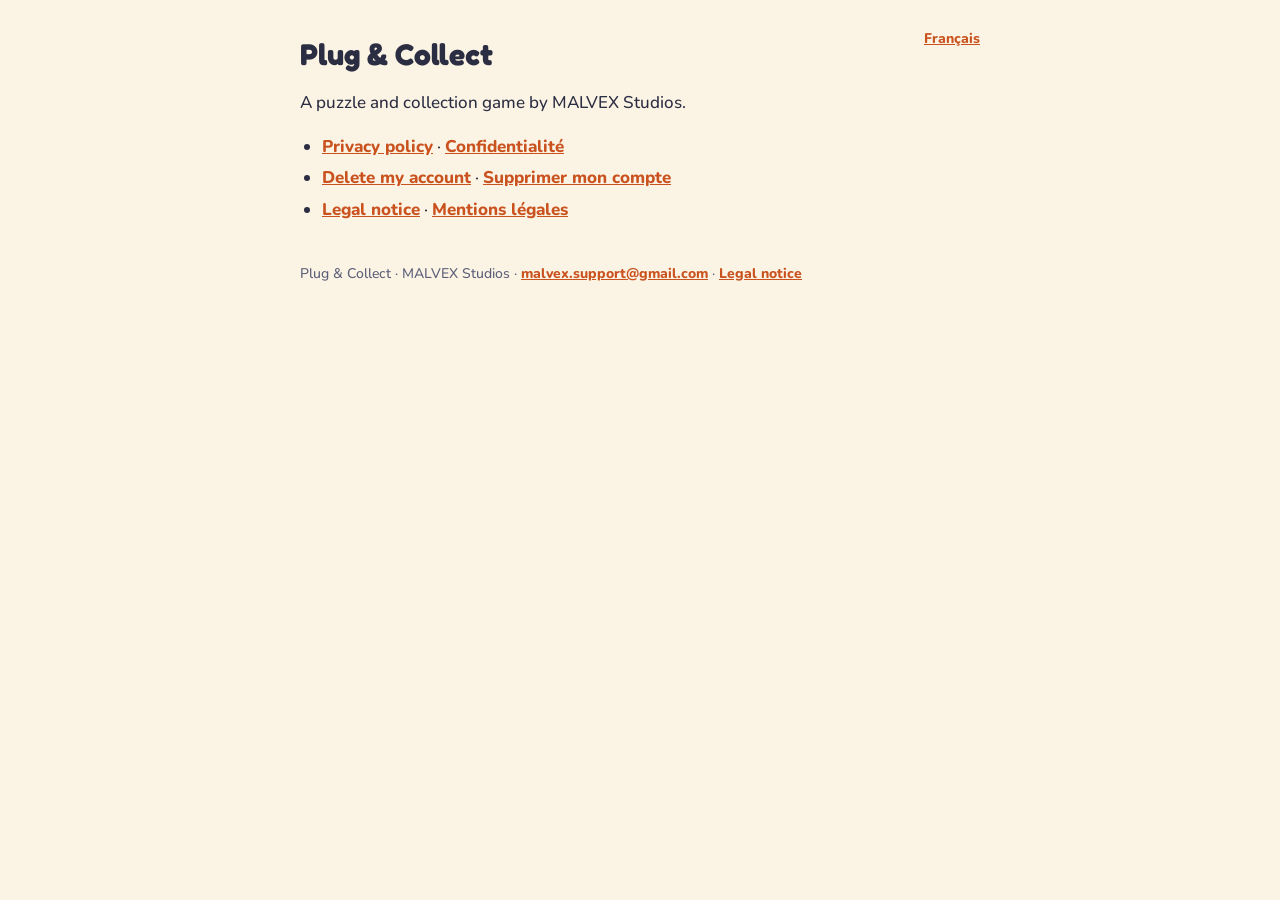
<file: index.html>
<!doctype html>
<html lang="en"><head><meta charset="utf-8"><meta name="viewport" content="width=device-width, initial-scale=1, viewport-fit=cover">
<title>Plug &amp; Collect · MALVEX Studios</title>
<link rel="stylesheet" href="fonts/fonts.css">
<style>
:root { --bg: #FBF3E3; --fg: #2B2D42; --soft: #5C5F7A; --accent: #C9521F; --card: #FFFFFF; --line: #E8DCC4 }
@media (prefers-color-scheme: dark) { :root { --bg: #1B1C2C; --fg: #ECEAF4; --soft: #B5B7CB; --accent: #FF9A6B; --card: #24263A; --line: #37394F } }
body { margin: 0; background: var(--bg); color: var(--fg); font: 500 17px/1.6 "Nunito", "Segoe UI", system-ui, sans-serif; }
main { max-width: 680px; margin: 0 auto; padding: 28px max(18px, env(safe-area-inset-left)) 64px; }
h1 { font: 700 30px/1.2 "Fredoka", "Trebuchet MS", system-ui, sans-serif; margin: 8px 0 4px; text-wrap: balance; }
h2 { font: 700 20px/1.3 "Fredoka", "Trebuchet MS", system-ui, sans-serif; color: var(--accent); margin: 28px 0 6px; }
p, li { max-width: 65ch; } ul, ol { padding-left: 22px; } li { margin: 4px 0; }
.date { color: var(--soft); font-size: 14px; margin: 0 0 18px; }
.lang { float: right; font-weight: 800; font-size: 14px; }
a { color: var(--accent); font-weight: 800; }
table { border-collapse: collapse; width: 100%; font-size: 15px; background: var(--card); border-radius: 12px; overflow: hidden; }
th, td { text-align: left; padding: 8px 10px; border-bottom: 1px solid var(--line); vertical-align: top; }
.wide { overflow-x: auto; }
footer { margin-top: 40px; color: var(--soft); font-size: 14px; }
</style></head>
<body><main>
<a class="lang" href="confidentialite.html">Français</a>

<h1>Plug &amp; Collect</h1><p>A puzzle and collection game by MALVEX Studios.</p>
<ul><li><a href="privacy.html">Privacy policy</a> · <a href="confidentialite.html">Confidentialité</a></li>
<li><a href="delete-account.html">Delete my account</a> · <a href="supprimer-compte.html">Supprimer mon compte</a></li>
<li><a href="legal-notice.html">Legal notice</a> · <a href="mentions-legales.html">Mentions légales</a></li></ul>

<footer>Plug &amp; Collect · MALVEX Studios · <a href="mailto:malvex.support@gmail.com">malvex.support@gmail.com</a> · <a href="legal-notice.html">Legal notice</a></footer>
</main></body></html>
</file>
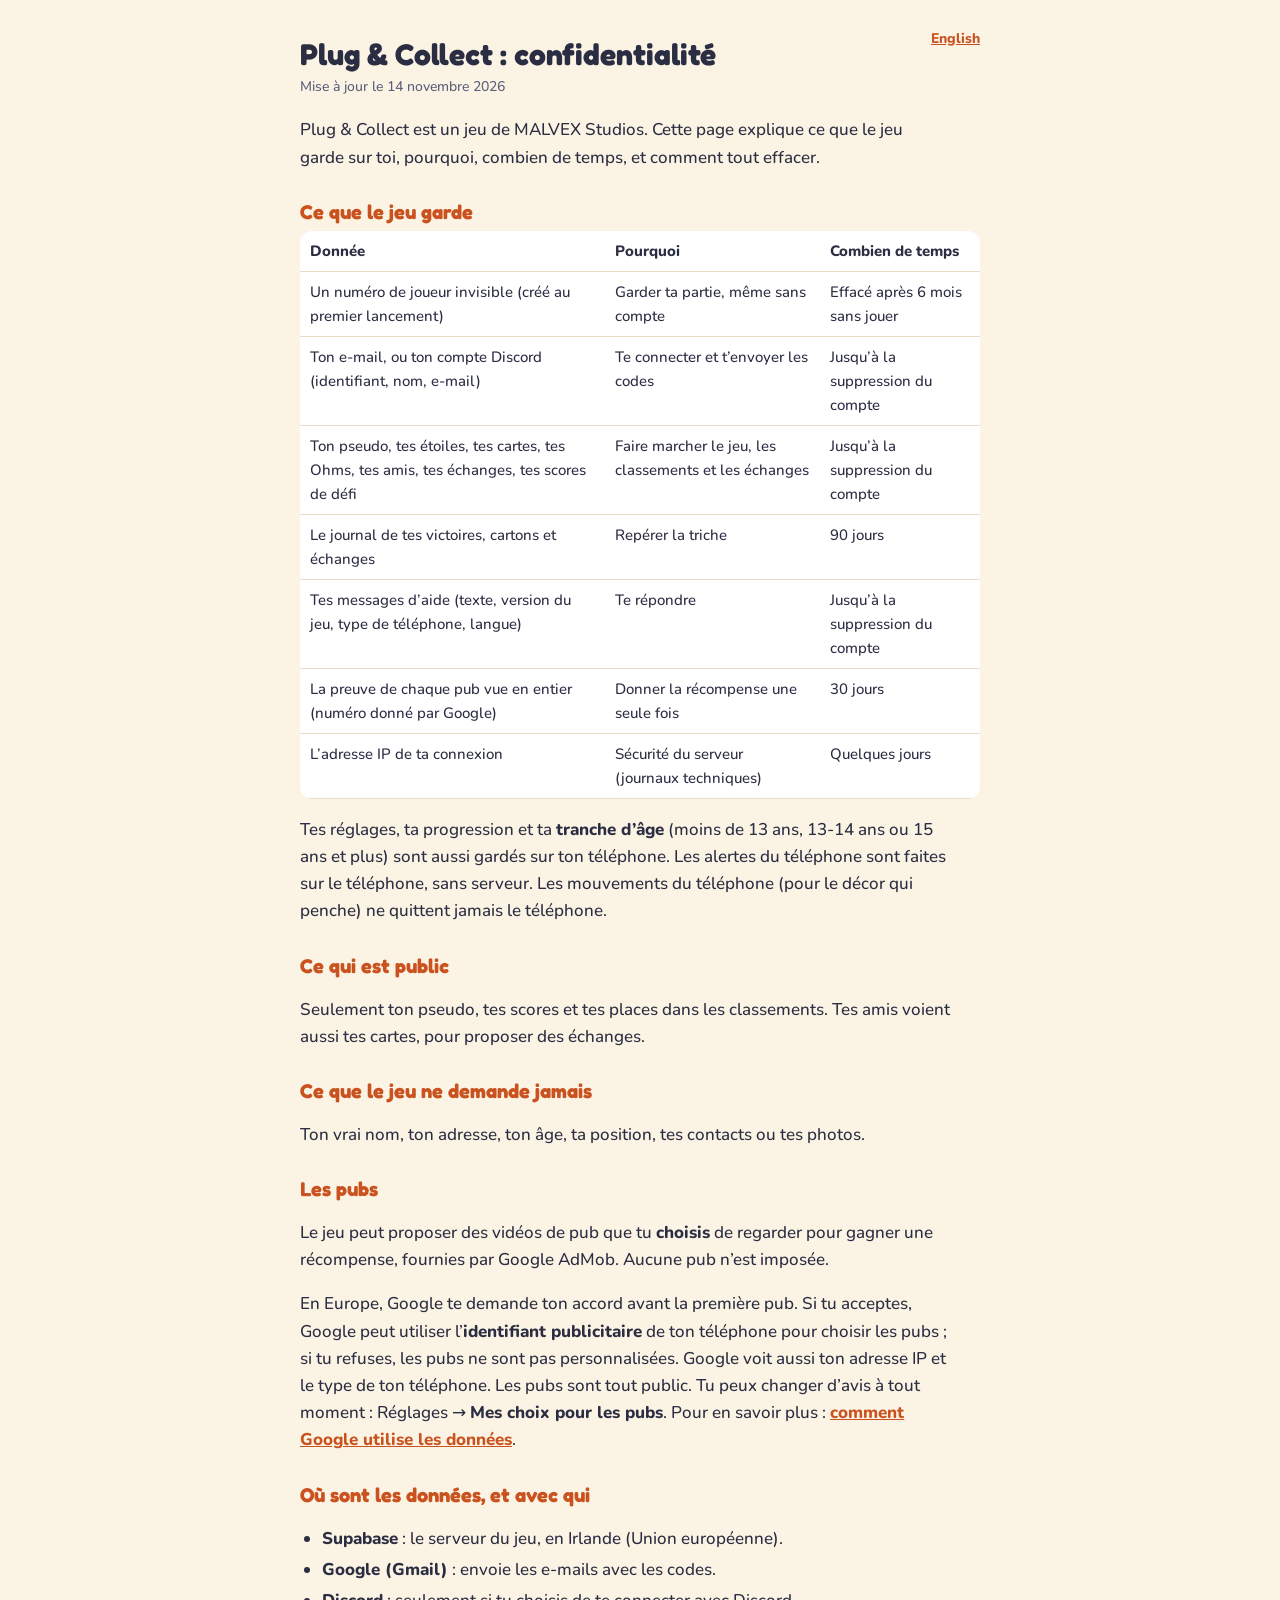
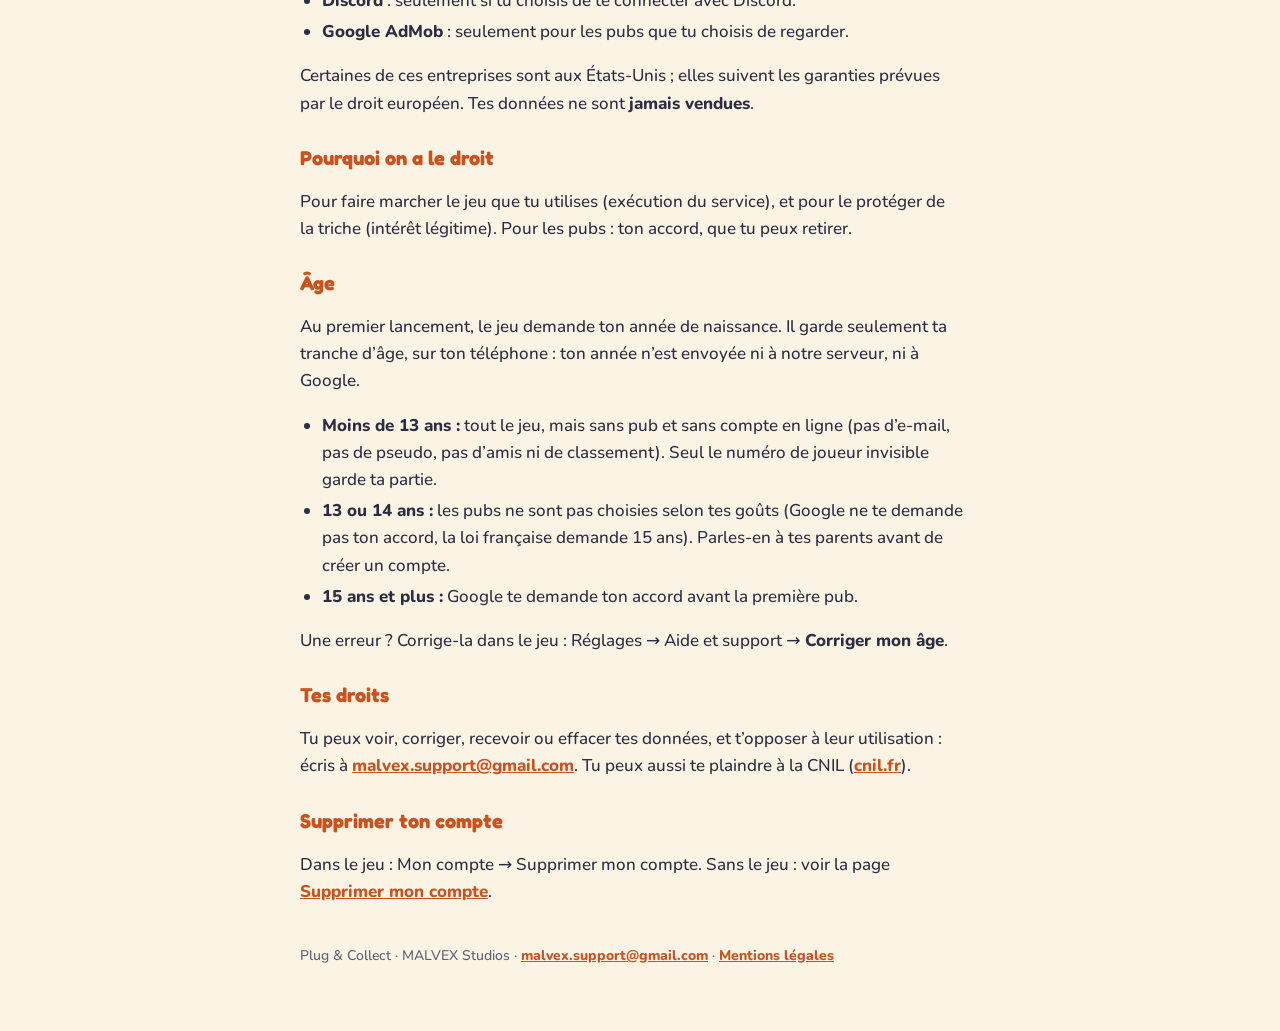
<file: confidentialite.html>
<!doctype html>
<html lang="fr"><head><meta charset="utf-8"><meta name="viewport" content="width=device-width, initial-scale=1, viewport-fit=cover">
<title>Plug &amp; Collect : confidentialité</title>
<link rel="stylesheet" href="fonts/fonts.css">
<style>
:root { --bg: #FBF3E3; --fg: #2B2D42; --soft: #5C5F7A; --accent: #C9521F; --card: #FFFFFF; --line: #E8DCC4 }
@media (prefers-color-scheme: dark) { :root { --bg: #1B1C2C; --fg: #ECEAF4; --soft: #B5B7CB; --accent: #FF9A6B; --card: #24263A; --line: #37394F } }
body { margin: 0; background: var(--bg); color: var(--fg); font: 500 17px/1.6 "Nunito", "Segoe UI", system-ui, sans-serif; }
main { max-width: 680px; margin: 0 auto; padding: 28px max(18px, env(safe-area-inset-left)) 64px; }
h1 { font: 700 30px/1.2 "Fredoka", "Trebuchet MS", system-ui, sans-serif; margin: 8px 0 4px; text-wrap: balance; }
h2 { font: 700 20px/1.3 "Fredoka", "Trebuchet MS", system-ui, sans-serif; color: var(--accent); margin: 28px 0 6px; }
p, li { max-width: 65ch; } ul, ol { padding-left: 22px; } li { margin: 4px 0; }
.date { color: var(--soft); font-size: 14px; margin: 0 0 18px; }
.lang { float: right; font-weight: 800; font-size: 14px; }
a { color: var(--accent); font-weight: 800; }
table { border-collapse: collapse; width: 100%; font-size: 15px; background: var(--card); border-radius: 12px; overflow: hidden; }
th, td { text-align: left; padding: 8px 10px; border-bottom: 1px solid var(--line); vertical-align: top; }
.wide { overflow-x: auto; }
footer { margin-top: 40px; color: var(--soft); font-size: 14px; }
</style></head>
<body><main>
<a class="lang" href="privacy.html">English</a>

<h1>Plug &amp; Collect&nbsp;: confidentialité</h1>
<p class="date">Mise à jour le 14 novembre 2026</p>
<p>Plug &amp; Collect est un jeu de MALVEX Studios. Cette page explique ce que le jeu garde sur toi, pourquoi, combien de temps, et comment tout effacer.</p>
<h2>Ce que le jeu garde</h2>
<div class="wide"><table><thead><tr><th>Donnée</th><th>Pourquoi</th><th>Combien de temps</th></tr></thead><tbody><tr><td>Un numéro de joueur invisible (créé au premier lancement)</td><td>Garder ta partie, même sans compte</td><td>Effacé après 6 mois sans jouer</td></tr><tr><td>Ton e-mail, ou ton compte Discord (identifiant, nom, e-mail)</td><td>Te connecter et t’envoyer les codes</td><td>Jusqu’à la suppression du compte</td></tr><tr><td>Ton pseudo, tes étoiles, tes cartes, tes Ohms, tes amis, tes échanges, tes scores de défi</td><td>Faire marcher le jeu, les classements et les échanges</td><td>Jusqu’à la suppression du compte</td></tr><tr><td>Le journal de tes victoires, cartons et échanges</td><td>Repérer la triche</td><td>90 jours</td></tr><tr><td>Tes messages d’aide (texte, version du jeu, type de téléphone, langue)</td><td>Te répondre</td><td>Jusqu’à la suppression du compte</td></tr><tr><td>La preuve de chaque pub vue en entier (numéro donné par Google)</td><td>Donner la récompense une seule fois</td><td>30 jours</td></tr><tr><td>L’adresse IP de ta connexion</td><td>Sécurité du serveur (journaux techniques)</td><td>Quelques jours</td></tr></tbody></table></div>
<p>Tes réglages, ta progression et ta <b>tranche d’âge</b> (moins de 13 ans, 13-14 ans ou 15 ans et plus) sont aussi gardés sur ton téléphone. Les alertes du téléphone sont faites sur le téléphone, sans serveur. Les mouvements du téléphone (pour le décor qui penche) ne quittent jamais le téléphone.</p>
<h2>Ce qui est public</h2>
<p>Seulement ton pseudo, tes scores et tes places dans les classements. Tes amis voient aussi tes cartes, pour proposer des échanges.</p>
<h2>Ce que le jeu ne demande jamais</h2>
<p>Ton vrai nom, ton adresse, ton âge, ta position, tes contacts ou tes photos.</p>
<h2>Les pubs</h2>
<p>Le jeu peut proposer des vidéos de pub que tu <b>choisis</b> de regarder pour gagner une récompense, fournies par Google AdMob. Aucune pub n’est imposée.</p>
<p>En Europe, Google te demande ton accord avant la première pub. Si tu acceptes, Google peut utiliser l’<b>identifiant publicitaire</b> de ton téléphone pour choisir les pubs ; si tu refuses, les pubs ne sont pas personnalisées. Google voit aussi ton adresse IP et le type de ton téléphone. Les pubs sont tout public. Tu peux changer d’avis à tout moment : Réglages → <b>Mes choix pour les pubs</b>. Pour en savoir plus : <a href="https://policies.google.com/technologies/partner-sites?hl=fr">comment Google utilise les données</a>.</p>
<h2>Où sont les données, et avec qui</h2>
<ul>
<li><b>Supabase</b> : le serveur du jeu, en Irlande (Union européenne).</li>
<li><b>Google (Gmail)</b> : envoie les e-mails avec les codes.</li>
<li><b>Discord</b> : seulement si tu choisis de te connecter avec Discord.</li>
<li><b>Google AdMob</b> : seulement pour les pubs que tu choisis de regarder.</li>
</ul>
<p>Certaines de ces entreprises sont aux États-Unis ; elles suivent les garanties prévues par le droit européen. Tes données ne sont <b>jamais vendues</b>.</p>
<h2>Pourquoi on a le droit</h2>
<p>Pour faire marcher le jeu que tu utilises (exécution du service), et pour le protéger de la triche (intérêt légitime). Pour les pubs : ton accord, que tu peux retirer.</p>
<h2>Âge</h2>
<p>Au premier lancement, le jeu demande ton année de naissance. Il garde seulement ta tranche d’âge, sur ton téléphone : ton année n’est envoyée ni à notre serveur, ni à Google.</p>
<ul><li><b>Moins de 13 ans :</b> tout le jeu, mais sans pub et sans compte en ligne (pas d’e-mail, pas de pseudo, pas d’amis ni de classement). Seul le numéro de joueur invisible garde ta partie.</li><li><b>13 ou 14 ans :</b> les pubs ne sont pas choisies selon tes goûts (Google ne te demande pas ton accord, la loi française demande 15 ans). Parles-en à tes parents avant de créer un compte.</li><li><b>15 ans et plus :</b> Google te demande ton accord avant la première pub.</li></ul>
<p>Une erreur ? Corrige-la dans le jeu : Réglages → Aide et support → <b>Corriger mon âge</b>.</p>
<h2>Tes droits</h2>
<p>Tu peux voir, corriger, recevoir ou effacer tes données, et t’opposer à leur utilisation : écris à <a href="mailto:malvex.support@gmail.com">malvex.support@gmail.com</a>. Tu peux aussi te plaindre à la CNIL (<a href="https://www.cnil.fr">cnil.fr</a>).</p>
<h2>Supprimer ton compte</h2>
<p>Dans le jeu : Mon compte → Supprimer mon compte. Sans le jeu : voir la page <a href="supprimer-compte.html">Supprimer mon compte</a>.</p>

<footer>Plug &amp; Collect · MALVEX Studios · <a href="mailto:malvex.support@gmail.com">malvex.support@gmail.com</a> · <a href="mentions-legales.html">Mentions légales</a></footer>
</main></body></html>
</file>
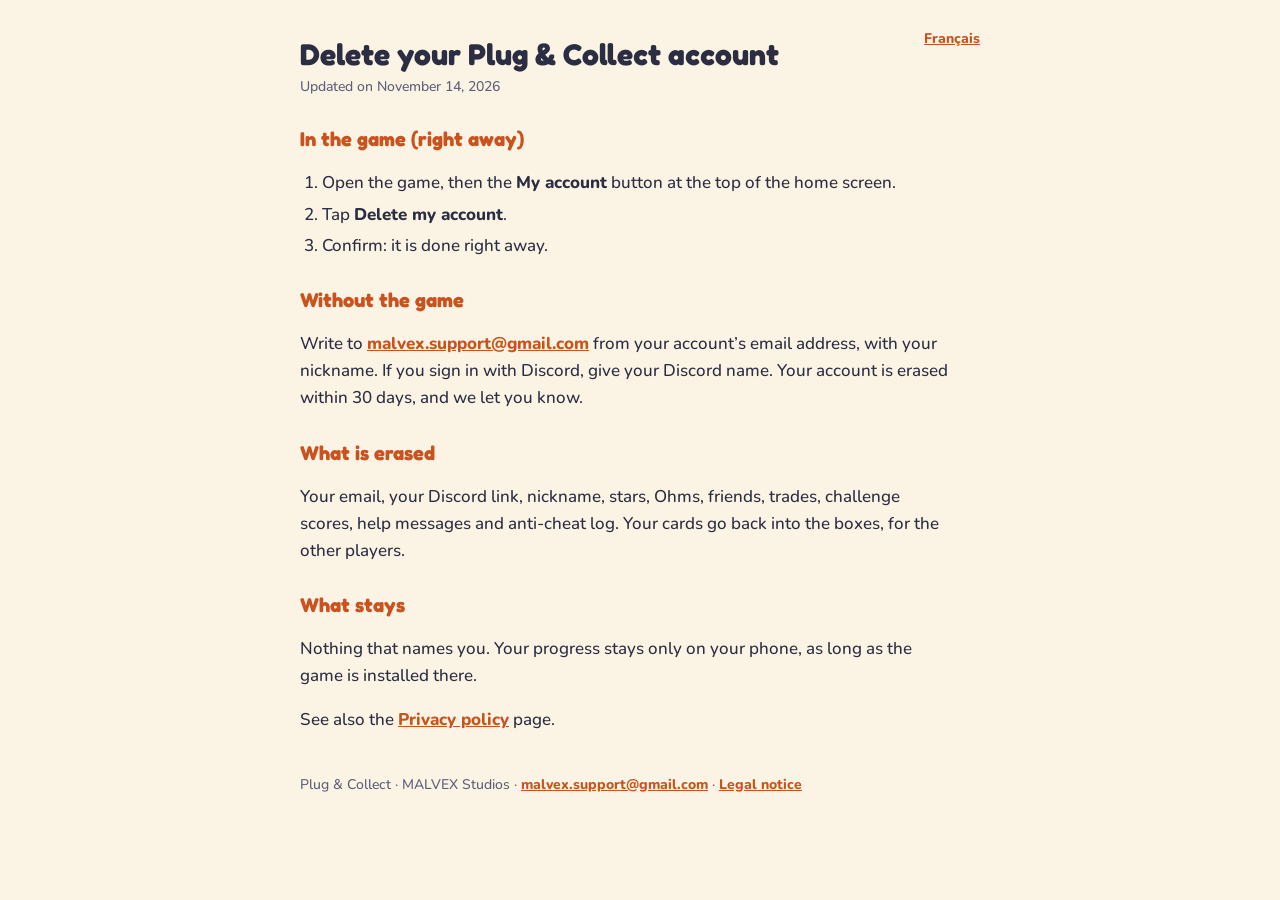
<file: delete-account.html>
<!doctype html>
<html lang="en"><head><meta charset="utf-8"><meta name="viewport" content="width=device-width, initial-scale=1, viewport-fit=cover">
<title>Delete your Plug &amp; Collect account</title>
<link rel="stylesheet" href="fonts/fonts.css">
<style>
:root { --bg: #FBF3E3; --fg: #2B2D42; --soft: #5C5F7A; --accent: #C9521F; --card: #FFFFFF; --line: #E8DCC4 }
@media (prefers-color-scheme: dark) { :root { --bg: #1B1C2C; --fg: #ECEAF4; --soft: #B5B7CB; --accent: #FF9A6B; --card: #24263A; --line: #37394F } }
body { margin: 0; background: var(--bg); color: var(--fg); font: 500 17px/1.6 "Nunito", "Segoe UI", system-ui, sans-serif; }
main { max-width: 680px; margin: 0 auto; padding: 28px max(18px, env(safe-area-inset-left)) 64px; }
h1 { font: 700 30px/1.2 "Fredoka", "Trebuchet MS", system-ui, sans-serif; margin: 8px 0 4px; text-wrap: balance; }
h2 { font: 700 20px/1.3 "Fredoka", "Trebuchet MS", system-ui, sans-serif; color: var(--accent); margin: 28px 0 6px; }
p, li { max-width: 65ch; } ul, ol { padding-left: 22px; } li { margin: 4px 0; }
.date { color: var(--soft); font-size: 14px; margin: 0 0 18px; }
.lang { float: right; font-weight: 800; font-size: 14px; }
a { color: var(--accent); font-weight: 800; }
table { border-collapse: collapse; width: 100%; font-size: 15px; background: var(--card); border-radius: 12px; overflow: hidden; }
th, td { text-align: left; padding: 8px 10px; border-bottom: 1px solid var(--line); vertical-align: top; }
.wide { overflow-x: auto; }
footer { margin-top: 40px; color: var(--soft); font-size: 14px; }
</style></head>
<body><main>
<a class="lang" href="supprimer-compte.html">Français</a>

<h1>Delete your Plug &amp; Collect account</h1>
<p class="date">Updated on November 14, 2026</p>
<h2>In the game (right away)</h2>
<ol><li>Open the game, then the <b>My account</b> button at the top of the home screen.</li><li>Tap <b>Delete my account</b>.</li><li>Confirm: it is done right away.</li></ol>
<h2>Without the game</h2>
<p>Write to <a href="mailto:malvex.support@gmail.com">malvex.support@gmail.com</a> from your account’s email address, with your nickname. If you sign in with Discord, give your Discord name. Your account is erased within 30 days, and we let you know.</p>
<h2>What is erased</h2>
<p>Your email, your Discord link, nickname, stars, Ohms, friends, trades, challenge scores, help messages and anti-cheat log. Your cards go back into the boxes, for the other players.</p>
<h2>What stays</h2>
<p>Nothing that names you. Your progress stays only on your phone, as long as the game is installed there.</p>
<p>See also the <a href="privacy.html">Privacy policy</a> page.</p>

<footer>Plug &amp; Collect · MALVEX Studios · <a href="mailto:malvex.support@gmail.com">malvex.support@gmail.com</a> · <a href="legal-notice.html">Legal notice</a></footer>
</main></body></html>
</file>
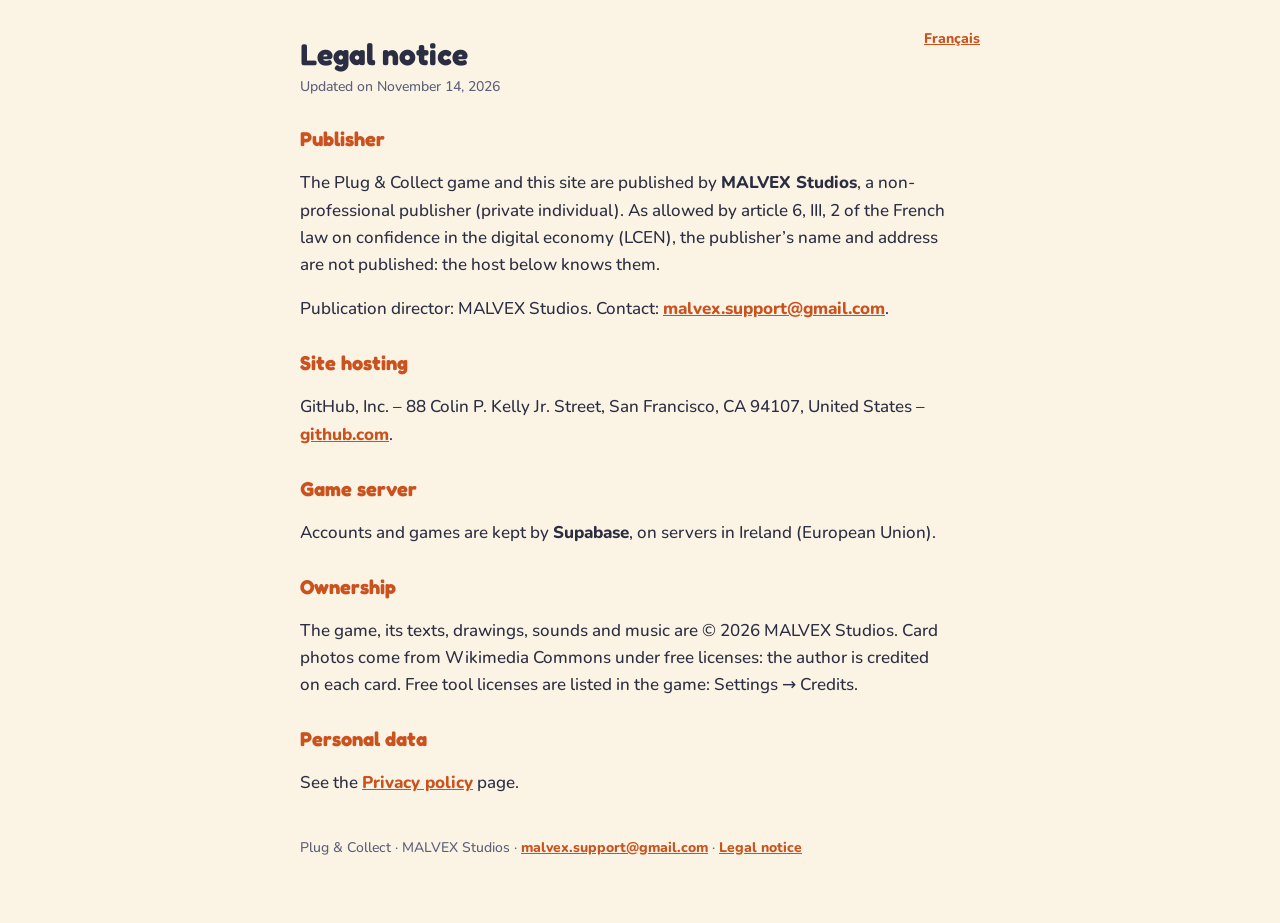
<file: legal-notice.html>
<!doctype html>
<html lang="en"><head><meta charset="utf-8"><meta name="viewport" content="width=device-width, initial-scale=1, viewport-fit=cover">
<title>Plug &amp; Collect: legal notice</title>
<link rel="stylesheet" href="fonts/fonts.css">
<style>
:root { --bg: #FBF3E3; --fg: #2B2D42; --soft: #5C5F7A; --accent: #C9521F; --card: #FFFFFF; --line: #E8DCC4 }
@media (prefers-color-scheme: dark) { :root { --bg: #1B1C2C; --fg: #ECEAF4; --soft: #B5B7CB; --accent: #FF9A6B; --card: #24263A; --line: #37394F } }
body { margin: 0; background: var(--bg); color: var(--fg); font: 500 17px/1.6 "Nunito", "Segoe UI", system-ui, sans-serif; }
main { max-width: 680px; margin: 0 auto; padding: 28px max(18px, env(safe-area-inset-left)) 64px; }
h1 { font: 700 30px/1.2 "Fredoka", "Trebuchet MS", system-ui, sans-serif; margin: 8px 0 4px; text-wrap: balance; }
h2 { font: 700 20px/1.3 "Fredoka", "Trebuchet MS", system-ui, sans-serif; color: var(--accent); margin: 28px 0 6px; }
p, li { max-width: 65ch; } ul, ol { padding-left: 22px; } li { margin: 4px 0; }
.date { color: var(--soft); font-size: 14px; margin: 0 0 18px; }
.lang { float: right; font-weight: 800; font-size: 14px; }
a { color: var(--accent); font-weight: 800; }
table { border-collapse: collapse; width: 100%; font-size: 15px; background: var(--card); border-radius: 12px; overflow: hidden; }
th, td { text-align: left; padding: 8px 10px; border-bottom: 1px solid var(--line); vertical-align: top; }
.wide { overflow-x: auto; }
footer { margin-top: 40px; color: var(--soft); font-size: 14px; }
</style></head>
<body><main>
<a class="lang" href="mentions-legales.html">Français</a>

<h1>Legal notice</h1>
<p class="date">Updated on November 14, 2026</p>
<h2>Publisher</h2>
<p>The Plug &amp; Collect game and this site are published by <b>MALVEX Studios</b>, a non-professional publisher (private individual). As allowed by article 6, III, 2 of the French law on confidence in the digital economy (LCEN), the publisher’s name and address are not published: the host below knows them.</p>
<p>Publication director: MALVEX Studios. Contact: <a href="mailto:malvex.support@gmail.com">malvex.support@gmail.com</a>.</p>
<h2>Site hosting</h2>
<p>GitHub, Inc. – 88 Colin P. Kelly Jr. Street, San Francisco, CA 94107, United States – <a href="https://github.com">github.com</a>.</p>
<h2>Game server</h2>
<p>Accounts and games are kept by <b>Supabase</b>, on servers in Ireland (European Union).</p>
<h2>Ownership</h2>
<p>The game, its texts, drawings, sounds and music are © 2026 MALVEX Studios. Card photos come from Wikimedia Commons under free licenses: the author is credited on each card. Free tool licenses are listed in the game: Settings → Credits.</p>
<h2>Personal data</h2>
<p>See the <a href="privacy.html">Privacy policy</a> page.</p>

<footer>Plug &amp; Collect · MALVEX Studios · <a href="mailto:malvex.support@gmail.com">malvex.support@gmail.com</a> · <a href="legal-notice.html">Legal notice</a></footer>
</main></body></html>
</file>
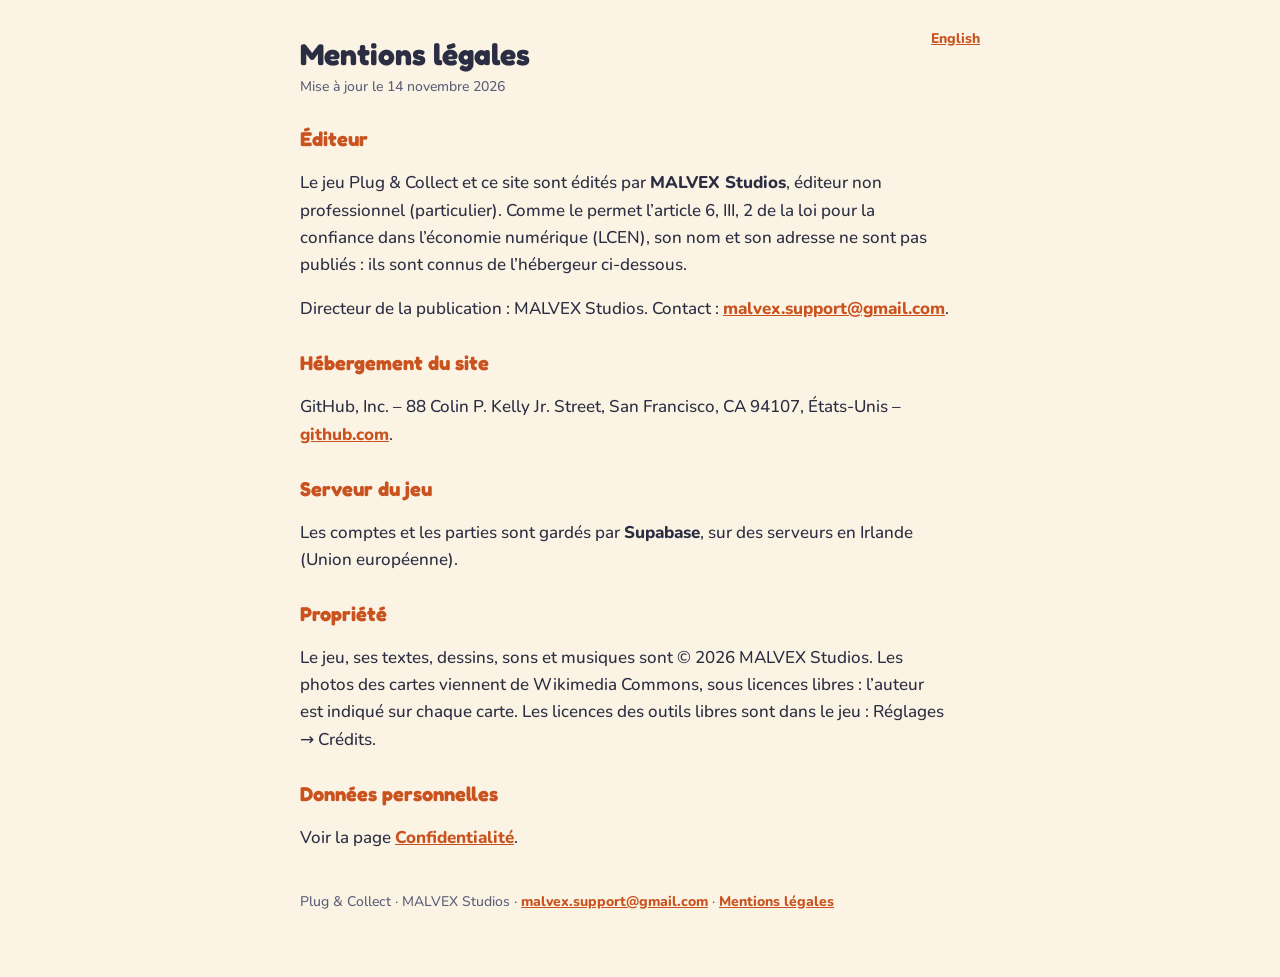
<file: mentions-legales.html>
<!doctype html>
<html lang="fr"><head><meta charset="utf-8"><meta name="viewport" content="width=device-width, initial-scale=1, viewport-fit=cover">
<title>Plug &amp; Collect : mentions légales</title>
<link rel="stylesheet" href="fonts/fonts.css">
<style>
:root { --bg: #FBF3E3; --fg: #2B2D42; --soft: #5C5F7A; --accent: #C9521F; --card: #FFFFFF; --line: #E8DCC4 }
@media (prefers-color-scheme: dark) { :root { --bg: #1B1C2C; --fg: #ECEAF4; --soft: #B5B7CB; --accent: #FF9A6B; --card: #24263A; --line: #37394F } }
body { margin: 0; background: var(--bg); color: var(--fg); font: 500 17px/1.6 "Nunito", "Segoe UI", system-ui, sans-serif; }
main { max-width: 680px; margin: 0 auto; padding: 28px max(18px, env(safe-area-inset-left)) 64px; }
h1 { font: 700 30px/1.2 "Fredoka", "Trebuchet MS", system-ui, sans-serif; margin: 8px 0 4px; text-wrap: balance; }
h2 { font: 700 20px/1.3 "Fredoka", "Trebuchet MS", system-ui, sans-serif; color: var(--accent); margin: 28px 0 6px; }
p, li { max-width: 65ch; } ul, ol { padding-left: 22px; } li { margin: 4px 0; }
.date { color: var(--soft); font-size: 14px; margin: 0 0 18px; }
.lang { float: right; font-weight: 800; font-size: 14px; }
a { color: var(--accent); font-weight: 800; }
table { border-collapse: collapse; width: 100%; font-size: 15px; background: var(--card); border-radius: 12px; overflow: hidden; }
th, td { text-align: left; padding: 8px 10px; border-bottom: 1px solid var(--line); vertical-align: top; }
.wide { overflow-x: auto; }
footer { margin-top: 40px; color: var(--soft); font-size: 14px; }
</style></head>
<body><main>
<a class="lang" href="legal-notice.html">English</a>

<h1>Mentions légales</h1>
<p class="date">Mise à jour le 14 novembre 2026</p>
<h2>Éditeur</h2>
<p>Le jeu Plug &amp; Collect et ce site sont édités par <b>MALVEX Studios</b>, éditeur non professionnel (particulier). Comme le permet l’article 6, III, 2 de la loi pour la confiance dans l’économie numérique (LCEN), son nom et son adresse ne sont pas publiés&nbsp;: ils sont connus de l’hébergeur ci-dessous.</p>
<p>Directeur de la publication&nbsp;: MALVEX Studios. Contact&nbsp;: <a href="mailto:malvex.support@gmail.com">malvex.support@gmail.com</a>.</p>
<h2>Hébergement du site</h2>
<p>GitHub, Inc. – 88 Colin P. Kelly Jr. Street, San Francisco, CA 94107, États-Unis – <a href="https://github.com">github.com</a>.</p>
<h2>Serveur du jeu</h2>
<p>Les comptes et les parties sont gardés par <b>Supabase</b>, sur des serveurs en Irlande (Union européenne).</p>
<h2>Propriété</h2>
<p>Le jeu, ses textes, dessins, sons et musiques sont © 2026 MALVEX Studios. Les photos des cartes viennent de Wikimedia Commons, sous licences libres&nbsp;: l’auteur est indiqué sur chaque carte. Les licences des outils libres sont dans le jeu&nbsp;: Réglages → Crédits.</p>
<h2>Données personnelles</h2>
<p>Voir la page <a href="confidentialite.html">Confidentialité</a>.</p>

<footer>Plug &amp; Collect · MALVEX Studios · <a href="mailto:malvex.support@gmail.com">malvex.support@gmail.com</a> · <a href="mentions-legales.html">Mentions légales</a></footer>
</main></body></html>
</file>
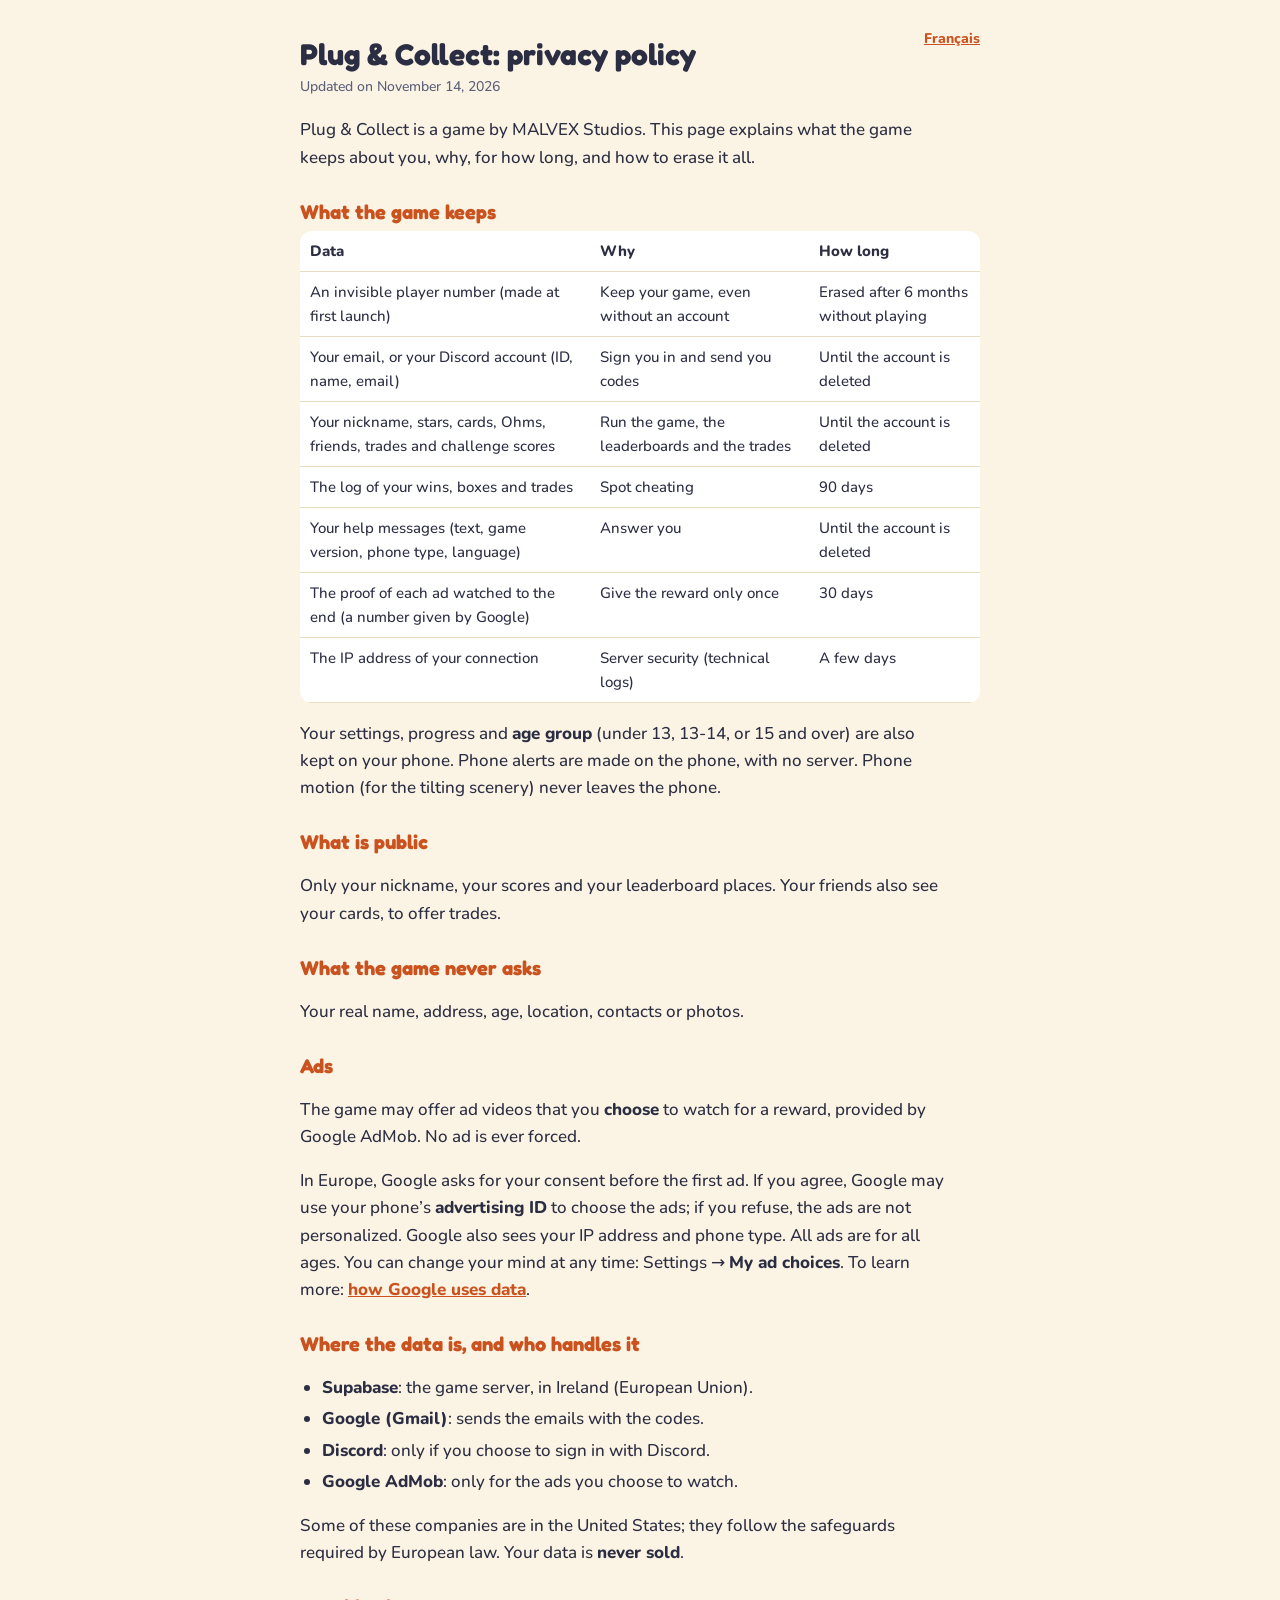
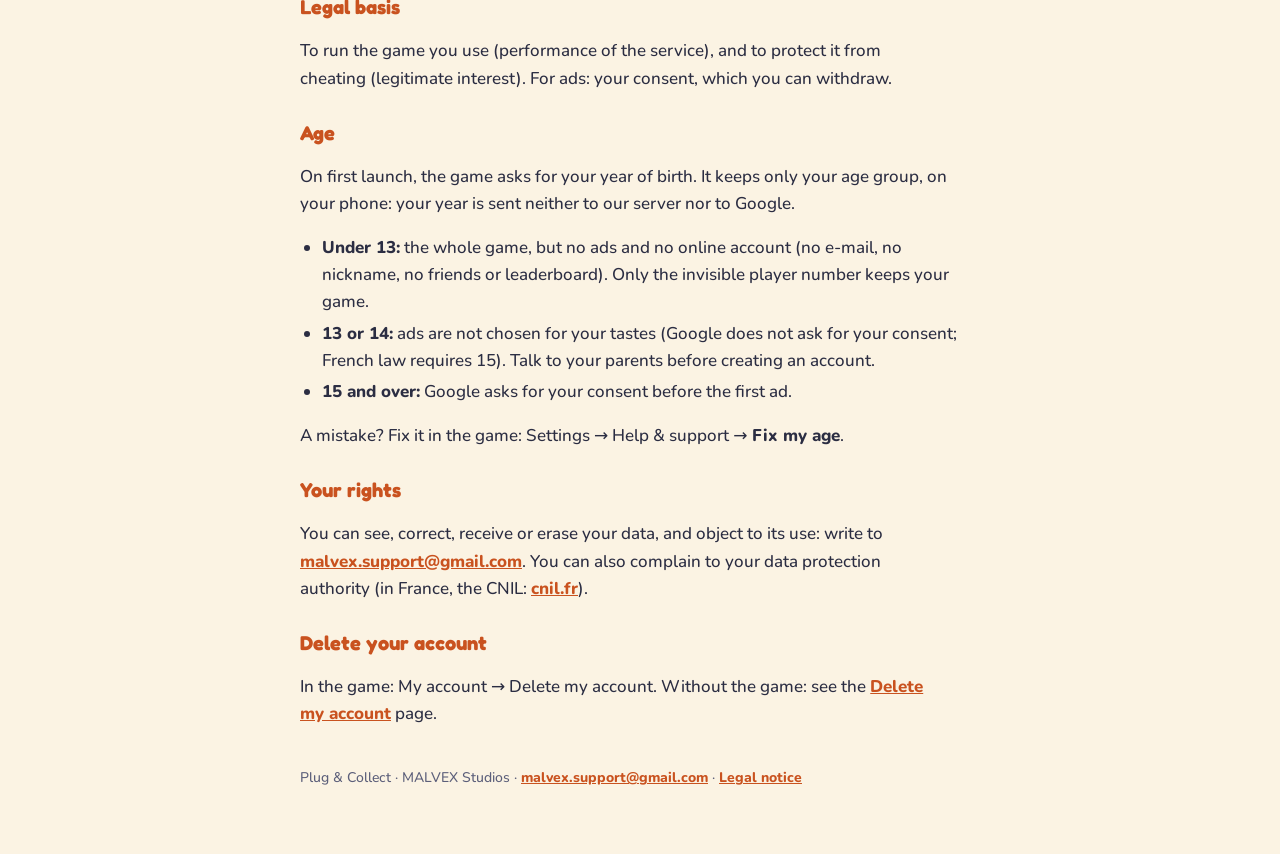
<file: privacy.html>
<!doctype html>
<html lang="en"><head><meta charset="utf-8"><meta name="viewport" content="width=device-width, initial-scale=1, viewport-fit=cover">
<title>Plug &amp; Collect: privacy policy</title>
<link rel="stylesheet" href="fonts/fonts.css">
<style>
:root { --bg: #FBF3E3; --fg: #2B2D42; --soft: #5C5F7A; --accent: #C9521F; --card: #FFFFFF; --line: #E8DCC4 }
@media (prefers-color-scheme: dark) { :root { --bg: #1B1C2C; --fg: #ECEAF4; --soft: #B5B7CB; --accent: #FF9A6B; --card: #24263A; --line: #37394F } }
body { margin: 0; background: var(--bg); color: var(--fg); font: 500 17px/1.6 "Nunito", "Segoe UI", system-ui, sans-serif; }
main { max-width: 680px; margin: 0 auto; padding: 28px max(18px, env(safe-area-inset-left)) 64px; }
h1 { font: 700 30px/1.2 "Fredoka", "Trebuchet MS", system-ui, sans-serif; margin: 8px 0 4px; text-wrap: balance; }
h2 { font: 700 20px/1.3 "Fredoka", "Trebuchet MS", system-ui, sans-serif; color: var(--accent); margin: 28px 0 6px; }
p, li { max-width: 65ch; } ul, ol { padding-left: 22px; } li { margin: 4px 0; }
.date { color: var(--soft); font-size: 14px; margin: 0 0 18px; }
.lang { float: right; font-weight: 800; font-size: 14px; }
a { color: var(--accent); font-weight: 800; }
table { border-collapse: collapse; width: 100%; font-size: 15px; background: var(--card); border-radius: 12px; overflow: hidden; }
th, td { text-align: left; padding: 8px 10px; border-bottom: 1px solid var(--line); vertical-align: top; }
.wide { overflow-x: auto; }
footer { margin-top: 40px; color: var(--soft); font-size: 14px; }
</style></head>
<body><main>
<a class="lang" href="confidentialite.html">Français</a>

<h1>Plug &amp; Collect: privacy policy</h1>
<p class="date">Updated on November 14, 2026</p>
<p>Plug &amp; Collect is a game by MALVEX Studios. This page explains what the game keeps about you, why, for how long, and how to erase it all.</p>
<h2>What the game keeps</h2>
<div class="wide"><table><thead><tr><th>Data</th><th>Why</th><th>How long</th></tr></thead><tbody><tr><td>An invisible player number (made at first launch)</td><td>Keep your game, even without an account</td><td>Erased after 6 months without playing</td></tr><tr><td>Your email, or your Discord account (ID, name, email)</td><td>Sign you in and send you codes</td><td>Until the account is deleted</td></tr><tr><td>Your nickname, stars, cards, Ohms, friends, trades and challenge scores</td><td>Run the game, the leaderboards and the trades</td><td>Until the account is deleted</td></tr><tr><td>The log of your wins, boxes and trades</td><td>Spot cheating</td><td>90 days</td></tr><tr><td>Your help messages (text, game version, phone type, language)</td><td>Answer you</td><td>Until the account is deleted</td></tr><tr><td>The proof of each ad watched to the end (a number given by Google)</td><td>Give the reward only once</td><td>30 days</td></tr><tr><td>The IP address of your connection</td><td>Server security (technical logs)</td><td>A few days</td></tr></tbody></table></div>
<p>Your settings, progress and <b>age group</b> (under 13, 13-14, or 15 and over) are also kept on your phone. Phone alerts are made on the phone, with no server. Phone motion (for the tilting scenery) never leaves the phone.</p>
<h2>What is public</h2>
<p>Only your nickname, your scores and your leaderboard places. Your friends also see your cards, to offer trades.</p>
<h2>What the game never asks</h2>
<p>Your real name, address, age, location, contacts or photos.</p>
<h2>Ads</h2>
<p>The game may offer ad videos that you <b>choose</b> to watch for a reward, provided by Google AdMob. No ad is ever forced.</p>
<p>In Europe, Google asks for your consent before the first ad. If you agree, Google may use your phone’s <b>advertising ID</b> to choose the ads; if you refuse, the ads are not personalized. Google also sees your IP address and phone type. All ads are for all ages. You can change your mind at any time: Settings → <b>My ad choices</b>. To learn more: <a href="https://policies.google.com/technologies/partner-sites">how Google uses data</a>.</p>
<h2>Where the data is, and who handles it</h2>
<ul>
<li><b>Supabase</b>: the game server, in Ireland (European Union).</li>
<li><b>Google (Gmail)</b>: sends the emails with the codes.</li>
<li><b>Discord</b>: only if you choose to sign in with Discord.</li>
<li><b>Google AdMob</b>: only for the ads you choose to watch.</li>
</ul>
<p>Some of these companies are in the United States; they follow the safeguards required by European law. Your data is <b>never sold</b>.</p>
<h2>Legal basis</h2>
<p>To run the game you use (performance of the service), and to protect it from cheating (legitimate interest). For ads: your consent, which you can withdraw.</p>
<h2>Age</h2>
<p>On first launch, the game asks for your year of birth. It keeps only your age group, on your phone: your year is sent neither to our server nor to Google.</p>
<ul><li><b>Under 13:</b> the whole game, but no ads and no online account (no e-mail, no nickname, no friends or leaderboard). Only the invisible player number keeps your game.</li><li><b>13 or 14:</b> ads are not chosen for your tastes (Google does not ask for your consent; French law requires 15). Talk to your parents before creating an account.</li><li><b>15 and over:</b> Google asks for your consent before the first ad.</li></ul>
<p>A mistake? Fix it in the game: Settings → Help &amp; support → <b>Fix my age</b>.</p>
<h2>Your rights</h2>
<p>You can see, correct, receive or erase your data, and object to its use: write to <a href="mailto:malvex.support@gmail.com">malvex.support@gmail.com</a>. You can also complain to your data protection authority (in France, the CNIL: <a href="https://www.cnil.fr">cnil.fr</a>).</p>
<h2>Delete your account</h2>
<p>In the game: My account → Delete my account. Without the game: see the <a href="delete-account.html">Delete my account</a> page.</p>

<footer>Plug &amp; Collect · MALVEX Studios · <a href="mailto:malvex.support@gmail.com">malvex.support@gmail.com</a> · <a href="legal-notice.html">Legal notice</a></footer>
</main></body></html>
</file>
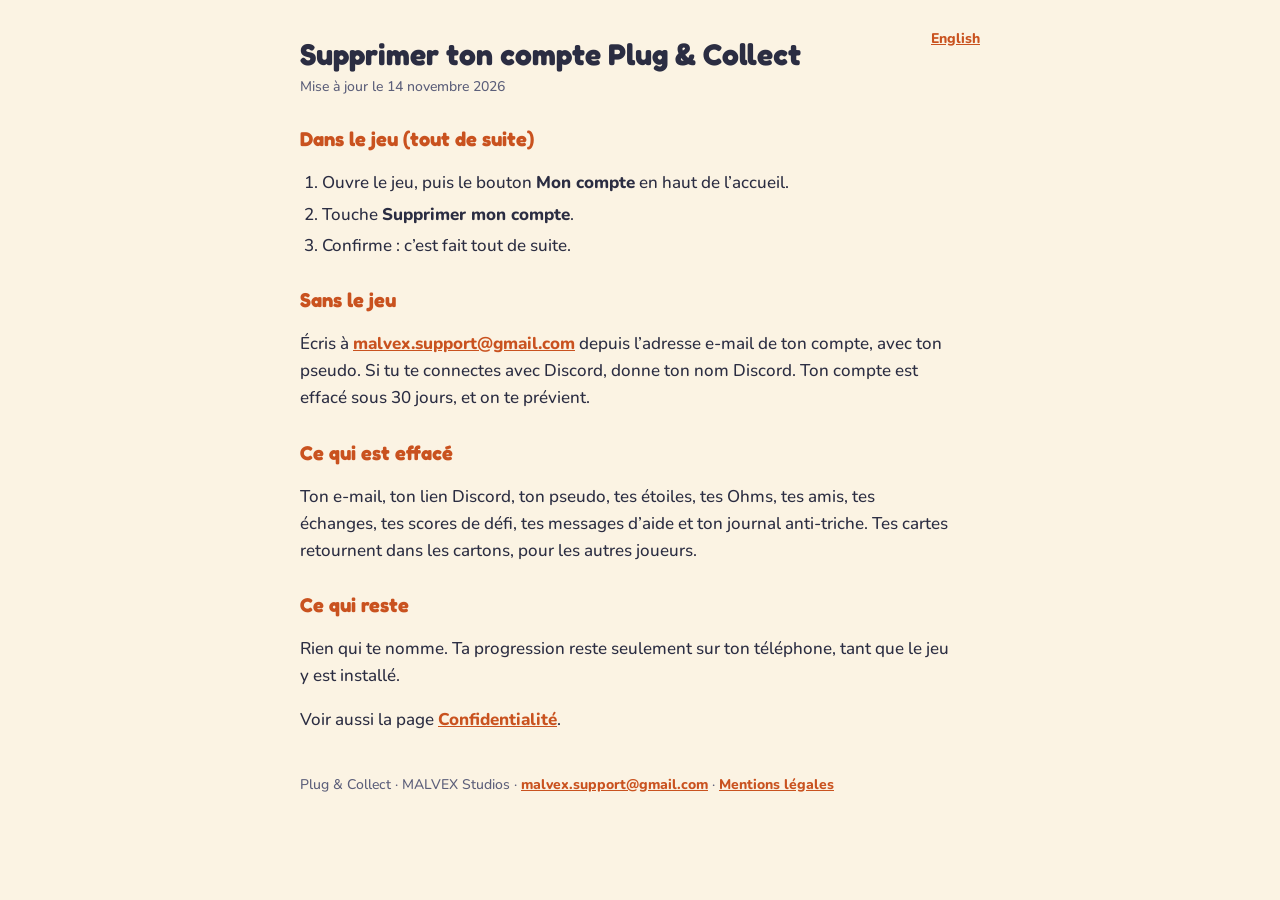
<file: supprimer-compte.html>
<!doctype html>
<html lang="fr"><head><meta charset="utf-8"><meta name="viewport" content="width=device-width, initial-scale=1, viewport-fit=cover">
<title>Supprimer ton compte Plug &amp; Collect</title>
<link rel="stylesheet" href="fonts/fonts.css">
<style>
:root { --bg: #FBF3E3; --fg: #2B2D42; --soft: #5C5F7A; --accent: #C9521F; --card: #FFFFFF; --line: #E8DCC4 }
@media (prefers-color-scheme: dark) { :root { --bg: #1B1C2C; --fg: #ECEAF4; --soft: #B5B7CB; --accent: #FF9A6B; --card: #24263A; --line: #37394F } }
body { margin: 0; background: var(--bg); color: var(--fg); font: 500 17px/1.6 "Nunito", "Segoe UI", system-ui, sans-serif; }
main { max-width: 680px; margin: 0 auto; padding: 28px max(18px, env(safe-area-inset-left)) 64px; }
h1 { font: 700 30px/1.2 "Fredoka", "Trebuchet MS", system-ui, sans-serif; margin: 8px 0 4px; text-wrap: balance; }
h2 { font: 700 20px/1.3 "Fredoka", "Trebuchet MS", system-ui, sans-serif; color: var(--accent); margin: 28px 0 6px; }
p, li { max-width: 65ch; } ul, ol { padding-left: 22px; } li { margin: 4px 0; }
.date { color: var(--soft); font-size: 14px; margin: 0 0 18px; }
.lang { float: right; font-weight: 800; font-size: 14px; }
a { color: var(--accent); font-weight: 800; }
table { border-collapse: collapse; width: 100%; font-size: 15px; background: var(--card); border-radius: 12px; overflow: hidden; }
th, td { text-align: left; padding: 8px 10px; border-bottom: 1px solid var(--line); vertical-align: top; }
.wide { overflow-x: auto; }
footer { margin-top: 40px; color: var(--soft); font-size: 14px; }
</style></head>
<body><main>
<a class="lang" href="delete-account.html">English</a>

<h1>Supprimer ton compte Plug &amp; Collect</h1>
<p class="date">Mise à jour le 14 novembre 2026</p>
<h2>Dans le jeu (tout de suite)</h2>
<ol><li>Ouvre le jeu, puis le bouton <b>Mon compte</b> en haut de l’accueil.</li><li>Touche <b>Supprimer mon compte</b>.</li><li>Confirme : c’est fait tout de suite.</li></ol>
<h2>Sans le jeu</h2>
<p>Écris à <a href="mailto:malvex.support@gmail.com">malvex.support@gmail.com</a> depuis l’adresse e-mail de ton compte, avec ton pseudo. Si tu te connectes avec Discord, donne ton nom Discord. Ton compte est effacé sous 30 jours, et on te prévient.</p>
<h2>Ce qui est effacé</h2>
<p>Ton e-mail, ton lien Discord, ton pseudo, tes étoiles, tes Ohms, tes amis, tes échanges, tes scores de défi, tes messages d’aide et ton journal anti-triche. Tes cartes retournent dans les cartons, pour les autres joueurs.</p>
<h2>Ce qui reste</h2>
<p>Rien qui te nomme. Ta progression reste seulement sur ton téléphone, tant que le jeu y est installé.</p>
<p>Voir aussi la page <a href="confidentialite.html">Confidentialité</a>.</p>

<footer>Plug &amp; Collect · MALVEX Studios · <a href="mailto:malvex.support@gmail.com">malvex.support@gmail.com</a> · <a href="mentions-legales.html">Mentions légales</a></footer>
</main></body></html>
</file>
<file: fonts/fonts.css>
/* Polices libres (SIL Open Font License), servies par le site lui-même : aucune adresse IP ne part chez Google. */
@font-face {
  font-family: 'Fredoka';
  font-style: normal;
  font-weight: 700;
  font-stretch: 100%;
  font-display: swap;
  src: url(fredoka-latin-ext.woff2) format('woff2');
  unicode-range: U+0100-02BA, U+02BD-02C5, U+02C7-02CC, U+02CE-02D7, U+02DD-02FF, U+0304, U+0308, U+0329, U+1D00-1DBF, U+1E00-1E9F, U+1EF2-1EFF, U+2020, U+20A0-20AB, U+20AD-20C4, U+2113, U+2C60-2C7F, U+A720-A7FF;
}
@font-face {
  font-family: 'Fredoka';
  font-style: normal;
  font-weight: 700;
  font-stretch: 100%;
  font-display: swap;
  src: url(fredoka-latin.woff2) format('woff2');
  unicode-range: U+0000-00FF, U+0131, U+0152-0153, U+02BB-02BC, U+02C6, U+02DA, U+02DC, U+0304, U+0308, U+0329, U+2000-206F, U+20AC, U+2122, U+2191, U+2193, U+2212, U+2215, U+FEFF, U+FFFD;
}
@font-face {
  font-family: 'Nunito';
  font-style: normal;
  font-weight: 500;
  font-display: swap;
  src: url(nunito-latin-ext.woff2) format('woff2');
  unicode-range: U+0100-02BA, U+02BD-02C5, U+02C7-02CC, U+02CE-02D7, U+02DD-02FF, U+0304, U+0308, U+0329, U+1D00-1DBF, U+1E00-1E9F, U+1EF2-1EFF, U+2020, U+20A0-20AB, U+20AD-20C4, U+2113, U+2C60-2C7F, U+A720-A7FF;
}
@font-face {
  font-family: 'Nunito';
  font-style: normal;
  font-weight: 500;
  font-display: swap;
  src: url(nunito-latin.woff2) format('woff2');
  unicode-range: U+0000-00FF, U+0131, U+0152-0153, U+02BB-02BC, U+02C6, U+02DA, U+02DC, U+0304, U+0308, U+0329, U+2000-206F, U+20AC, U+2122, U+2191, U+2193, U+2212, U+2215, U+FEFF, U+FFFD;
}
@font-face {
  font-family: 'Nunito';
  font-style: normal;
  font-weight: 800;
  font-display: swap;
  src: url(nunito-latin-ext.woff2) format('woff2');
  unicode-range: U+0100-02BA, U+02BD-02C5, U+02C7-02CC, U+02CE-02D7, U+02DD-02FF, U+0304, U+0308, U+0329, U+1D00-1DBF, U+1E00-1E9F, U+1EF2-1EFF, U+2020, U+20A0-20AB, U+20AD-20C4, U+2113, U+2C60-2C7F, U+A720-A7FF;
}
@font-face {
  font-family: 'Nunito';
  font-style: normal;
  font-weight: 800;
  font-display: swap;
  src: url(nunito-latin.woff2) format('woff2');
  unicode-range: U+0000-00FF, U+0131, U+0152-0153, U+02BB-02BC, U+02C6, U+02DA, U+02DC, U+0304, U+0308, U+0329, U+2000-206F, U+20AC, U+2122, U+2191, U+2193, U+2212, U+2215, U+FEFF, U+FFFD;
}
</file>
